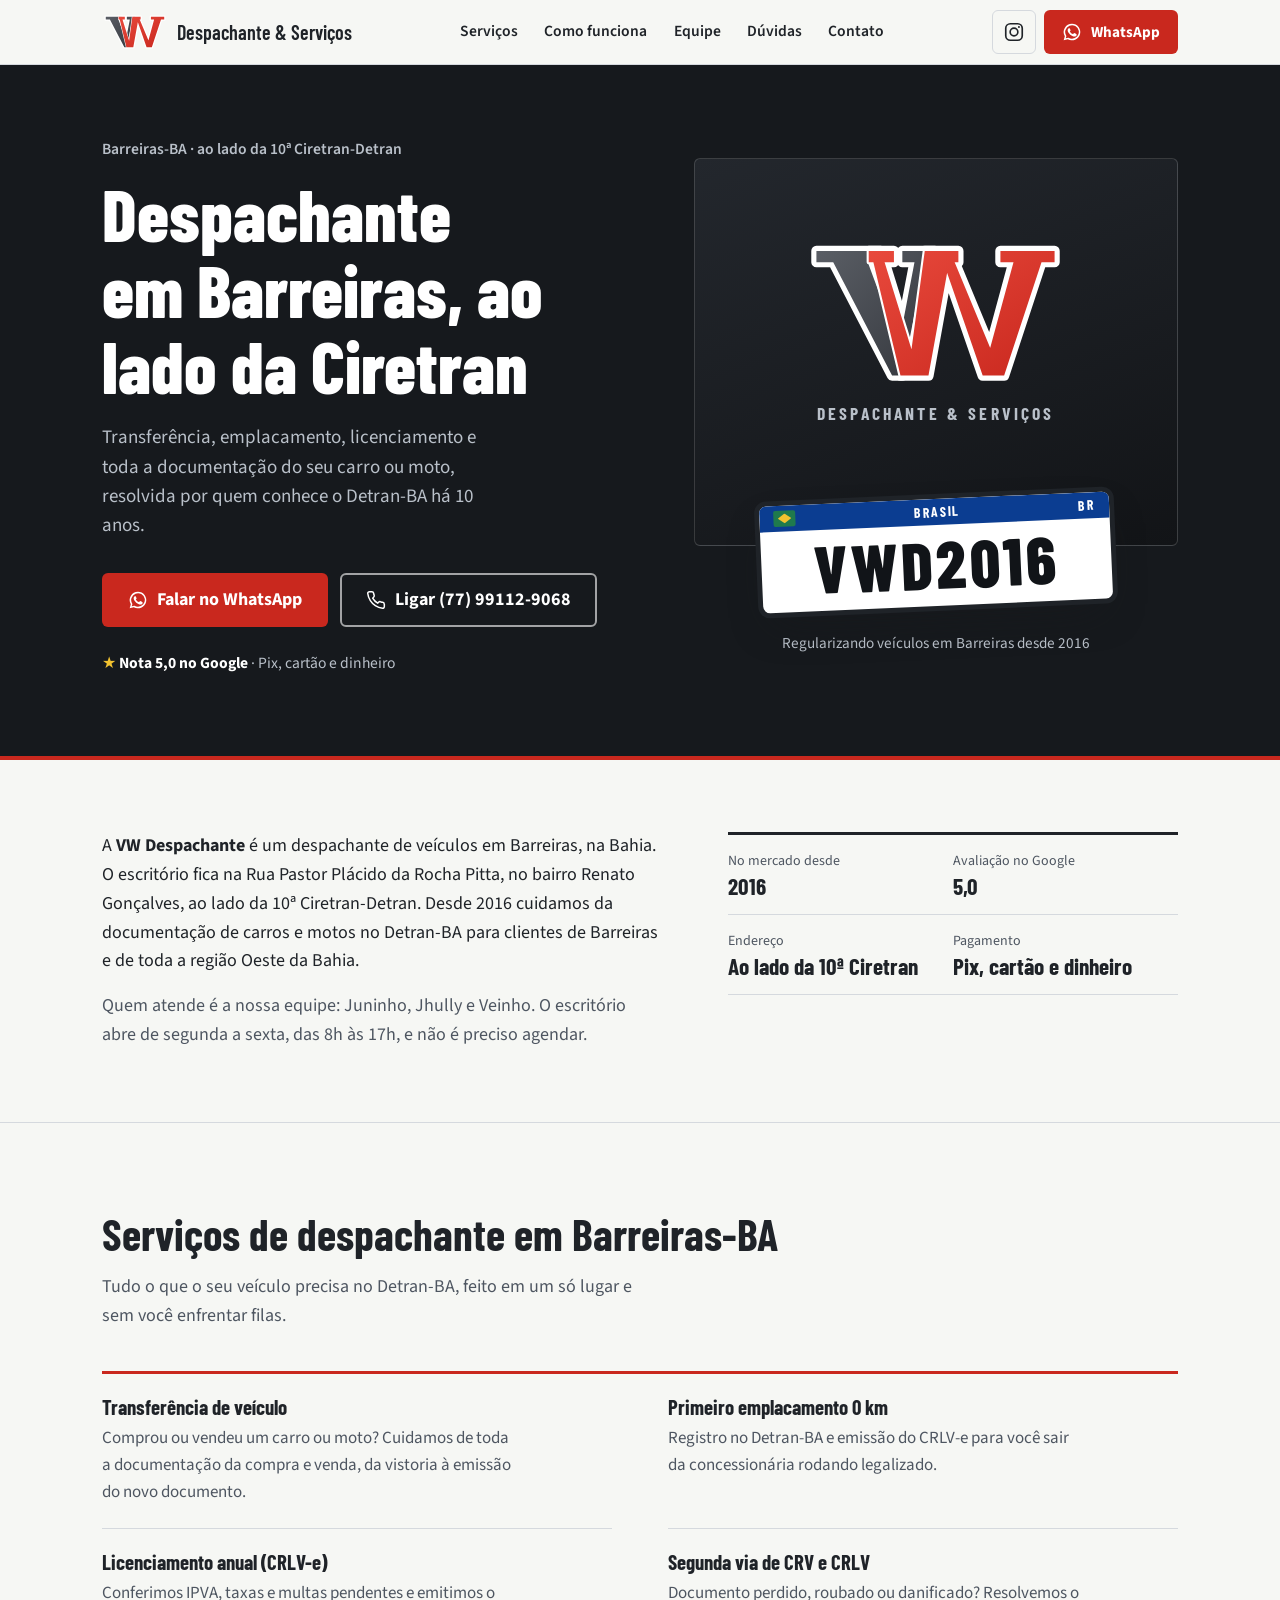
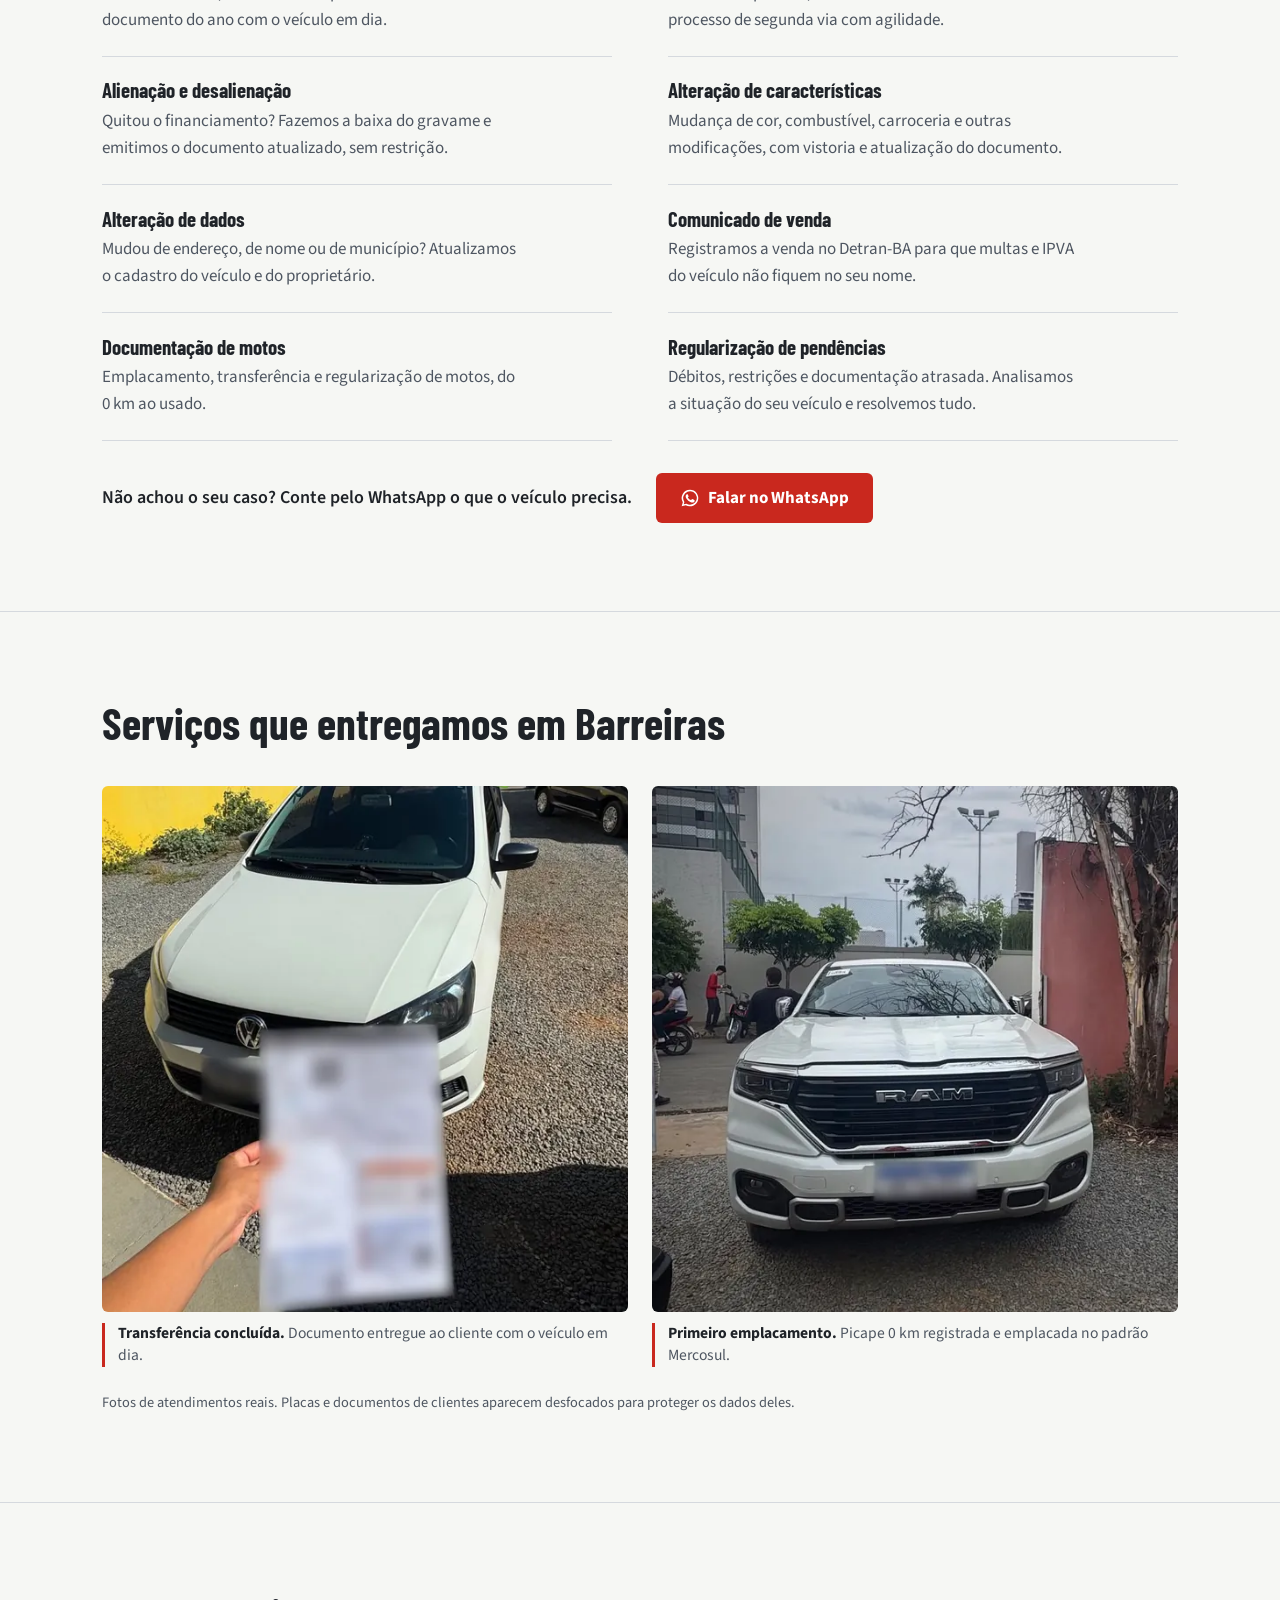
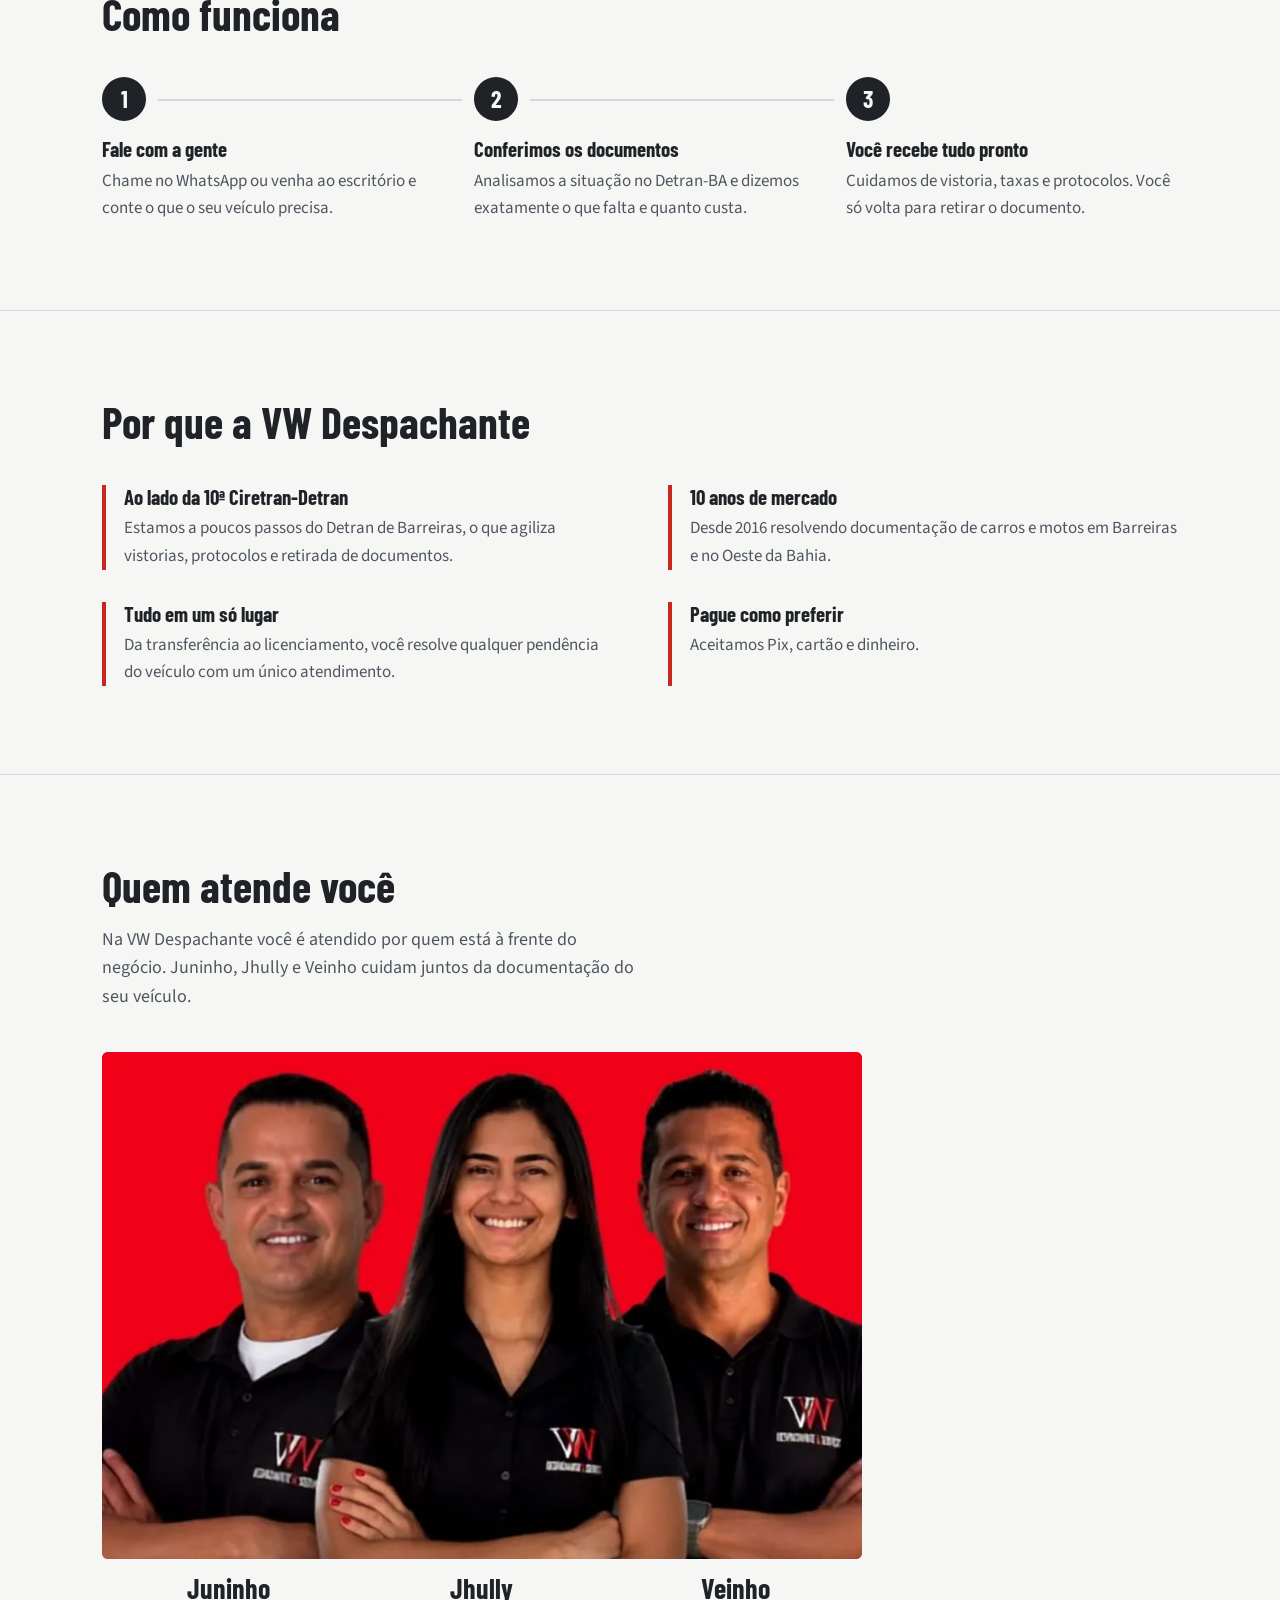
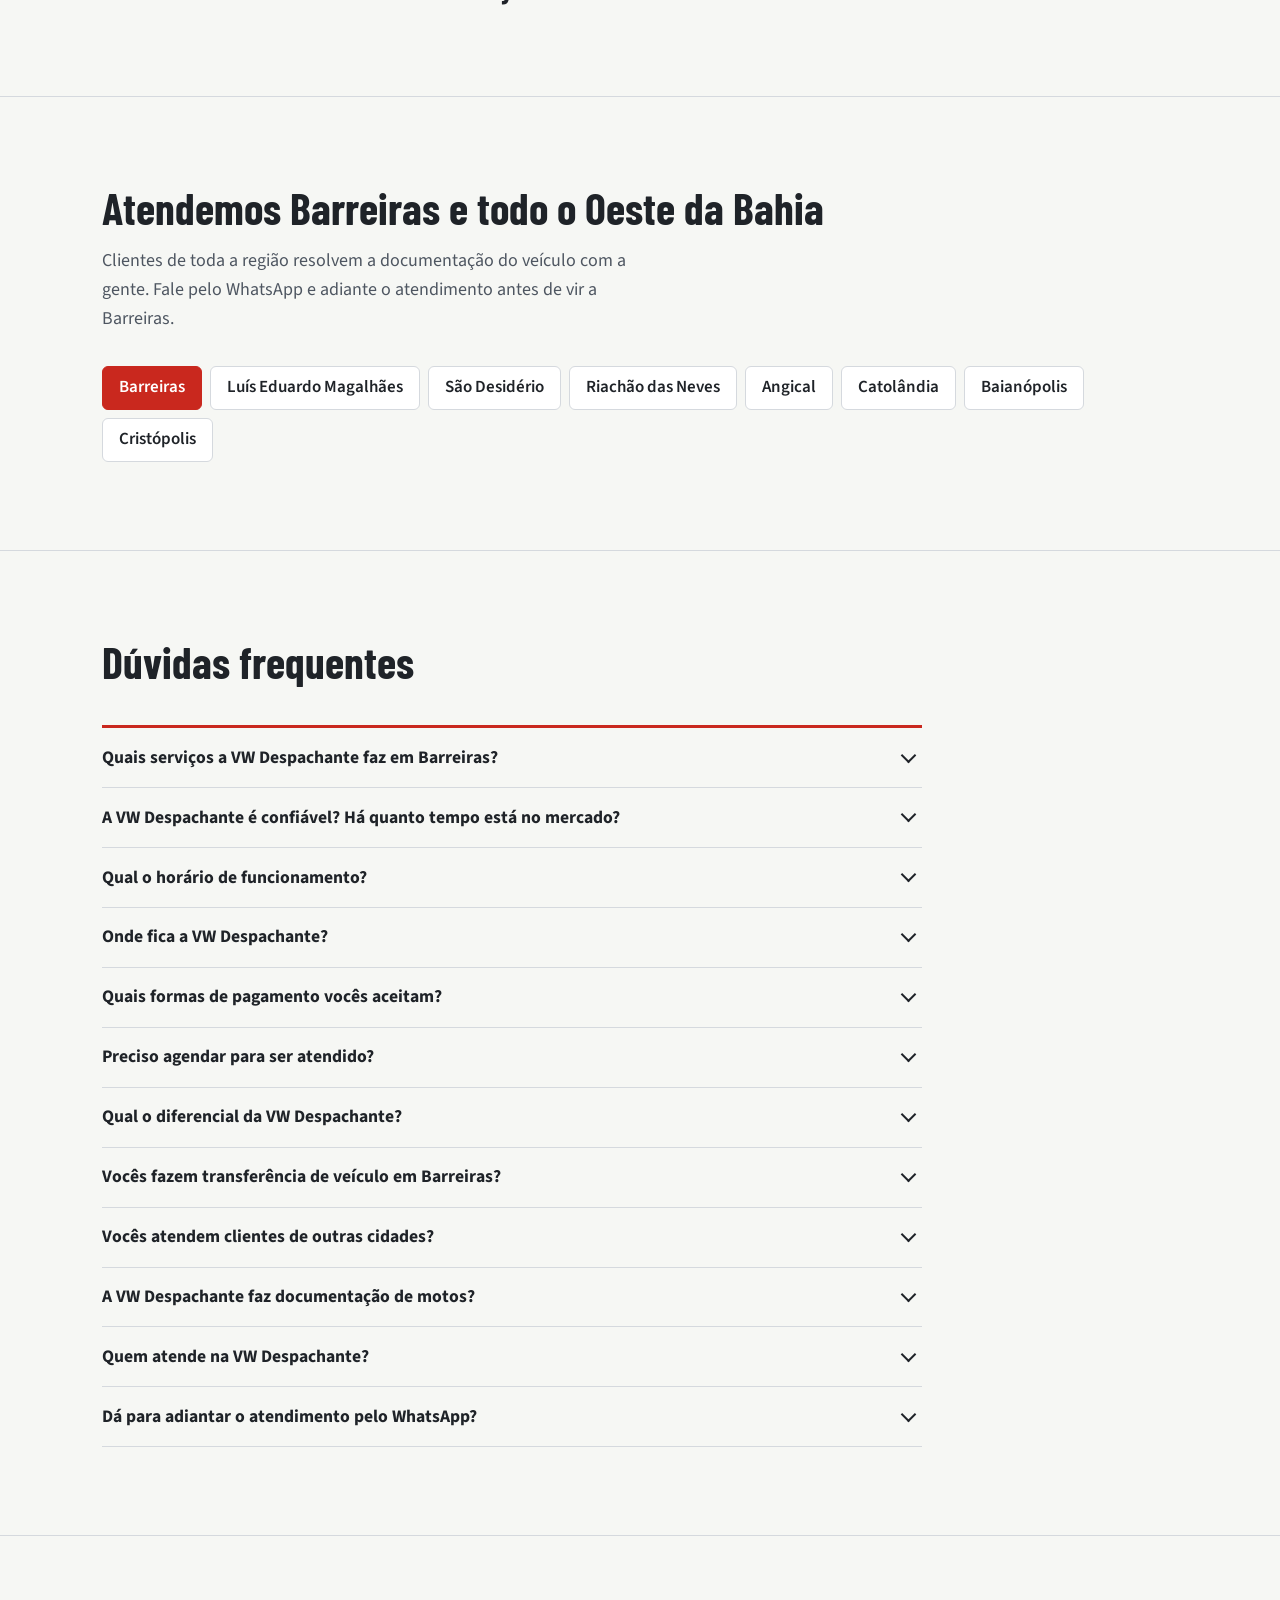
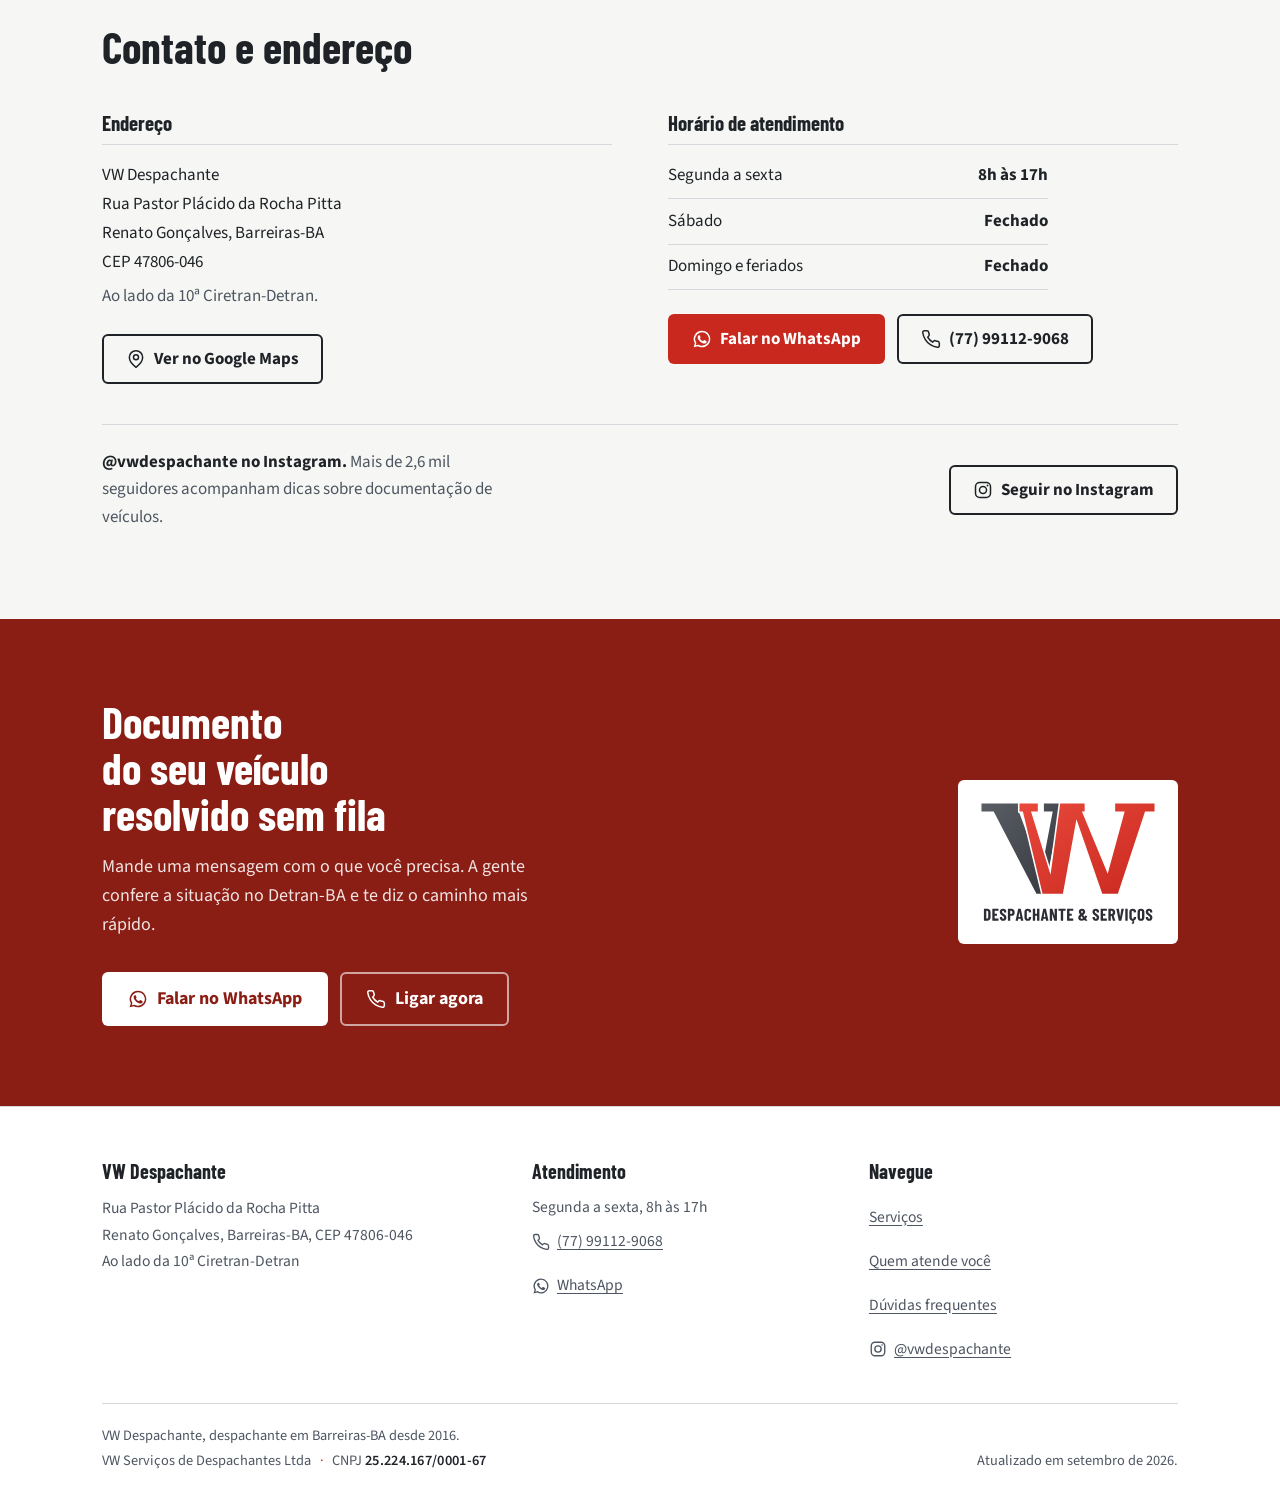
<file: index.html>
<!DOCTYPE html>
<html lang="pt-BR">
<head>
<meta charset="utf-8">
<meta name="viewport" content="width=device-width, initial-scale=1, viewport-fit=cover">
<title>Despachante em Barreiras-BA ao lado da Ciretran | VW Despachante</title>
<meta name="description" content="Despachante em Barreiras-BA, ao lado da 10ª Ciretran-Detran. Transferência, primeiro emplacamento, licenciamento, segunda via de CRV e CRLV, alienação e mais. 10 anos de mercado. Pix, cartão e dinheiro.">
<meta name="keywords" content="despachante Barreiras, despachante em Barreiras BA, transferência de veículo Barreiras, emplacamento Barreiras, licenciamento Barreiras, Detran Barreiras, Ciretran Barreiras">
<meta name="robots" content="index, follow, max-image-preview:large, max-snippet:-1">
<meta name="geo.region" content="BR-BA">
<meta name="geo.placename" content="Barreiras">
<meta property="og:type" content="website">
<meta property="og:locale" content="pt_BR">
<meta property="og:title" content="VW Despachante | Despachante em Barreiras-BA">
<meta property="og:description" content="Documentação de carro e moto ao lado da 10ª Ciretran-Detran em Barreiras. 10 anos de mercado.">
<meta property="og:url" content="https://www.vwdespachante.com.br/">
<meta property="og:site_name" content="VW Despachante">
<meta property="og:image" content="https://www.vwdespachante.com.br/assets/img/og-vw-despachante.jpg">
<meta property="og:image:width" content="1200">
<meta property="og:image:height" content="630">
<meta property="og:image:alt" content="VW Despachante, despachante em Barreiras-BA ao lado da 10ª Ciretran-Detran">
<meta name="twitter:card" content="summary_large_image">
<meta name="theme-color" content="#8A1E15">
<link rel="canonical" href="https://www.vwdespachante.com.br/">
<link rel="icon" type="image/svg+xml" href="/assets/img/favicon.svg">
<link rel="icon" type="image/png" sizes="32x32" href="/assets/img/favicon-32.png">
<link rel="apple-touch-icon" sizes="180x180" href="/assets/img/apple-touch-icon.png">
<link rel="preconnect" href="https://fonts.googleapis.com">
<link rel="preconnect" href="https://fonts.gstatic.com" crossorigin>
<link href="https://fonts.googleapis.com/css2?family=Barlow+Condensed:wght@500;600;700;800&family=Source+Sans+3:wght@400;600;700&display=swap" rel="stylesheet">
<link rel="stylesheet" href="/assets/css/site.css">

<script type="application/ld+json">
{
  "@context": "https://schema.org",
  "@graph": [
    {
      "@type": "LocalBusiness",
      "@id": "https://www.vwdespachante.com.br/#vw-despachante",
      "name": "VW Despachante",
      "alternateName": "VW Despachante & Serviços",
      "legalName": "VW Serviços de Despachantes Ltda",
      "taxID": "25.224.167/0001-67",
      "url": "https://www.vwdespachante.com.br/",
      "logo": {
        "@type": "ImageObject",
        "url": "https://www.vwdespachante.com.br/assets/img/logo-vw-despachante-512.png",
        "width": 512,
        "height": 512
      },
      "image": [
        "https://www.vwdespachante.com.br/assets/img/og-vw-despachante.jpg",
        "https://www.vwdespachante.com.br/assets/img/fotos/equipe-600.jpg"
      ],
      "description": "Despachante em Barreiras-BA, ao lado da 10ª Ciretran-Detran. Transferência de veículo, primeiro emplacamento 0 km, licenciamento anual, segunda via de CRV e CRLV, alienação e desalienação, alteração de características, alteração de dados e comunicado de venda.",
      "telephone": "+55-77-99112-9068",
      "foundingDate": "2016-07-18",
      "priceRange": "$$",
      "paymentAccepted": "Pix, Cartão de crédito, Cartão de débito, Dinheiro",
      "currenciesAccepted": "BRL",
      "address": {
        "@type": "PostalAddress",
        "streetAddress": "Rua Pastor Plácido da Rocha Pitta",
        "addressLocality": "Barreiras",
        "addressRegion": "BA",
        "postalCode": "47806-046",
        "addressCountry": "BR"
      },
      "openingHoursSpecification": [
        {
          "@type": "OpeningHoursSpecification",
          "dayOfWeek": [
            "Monday",
            "Tuesday",
            "Wednesday",
            "Thursday",
            "Friday"
          ],
          "opens": "08:00",
          "closes": "17:00"
        }
      ],
      "areaServed": [
        {
          "@type": "City",
          "name": "Barreiras"
        },
        {
          "@type": "City",
          "name": "Luís Eduardo Magalhães"
        },
        {
          "@type": "City",
          "name": "São Desidério"
        },
        {
          "@type": "City",
          "name": "Riachão das Neves"
        },
        {
          "@type": "City",
          "name": "Angical"
        },
        {
          "@type": "City",
          "name": "Catolândia"
        },
        {
          "@type": "City",
          "name": "Baianópolis"
        },
        {
          "@type": "City",
          "name": "Cristópolis"
        },
        {
          "@type": "AdministrativeArea",
          "name": "Oeste da Bahia"
        }
      ],
      "sameAs": [
        "https://www.instagram.com/vwdespachante/"
      ],
      "employee": [
        {
          "@type": "Person",
          "name": "Veinho"
        },
        {
          "@type": "Person",
          "name": "Jhully"
        },
        {
          "@type": "Person",
          "name": "Juninho"
        }
      ],
      "hasOfferCatalog": {
        "@type": "OfferCatalog",
        "name": "Serviços de despachante em Barreiras-BA",
        "itemListElement": [
          {
            "@type": "Offer",
            "itemOffered": {
              "@type": "Service",
              "name": "Transferência de veículo",
              "areaServed": "Barreiras-BA"
            }
          },
          {
            "@type": "Offer",
            "itemOffered": {
              "@type": "Service",
              "name": "Primeiro emplacamento de veículo 0 km",
              "areaServed": "Barreiras-BA"
            }
          },
          {
            "@type": "Offer",
            "itemOffered": {
              "@type": "Service",
              "name": "Licenciamento anual (CRLV-e)",
              "areaServed": "Barreiras-BA"
            }
          },
          {
            "@type": "Offer",
            "itemOffered": {
              "@type": "Service",
              "name": "Segunda via de CRV e CRLV",
              "areaServed": "Barreiras-BA"
            }
          },
          {
            "@type": "Offer",
            "itemOffered": {
              "@type": "Service",
              "name": "Alienação e desalienação de veículo",
              "areaServed": "Barreiras-BA"
            }
          },
          {
            "@type": "Offer",
            "itemOffered": {
              "@type": "Service",
              "name": "Alteração de características do veículo",
              "areaServed": "Barreiras-BA"
            }
          },
          {
            "@type": "Offer",
            "itemOffered": {
              "@type": "Service",
              "name": "Alteração de dados do veículo",
              "areaServed": "Barreiras-BA"
            }
          },
          {
            "@type": "Offer",
            "itemOffered": {
              "@type": "Service",
              "name": "Comunicado de venda de veículo",
              "areaServed": "Barreiras-BA"
            }
          },
          {
            "@type": "Offer",
            "itemOffered": {
              "@type": "Service",
              "name": "Emplacamento e documentação de motos",
              "areaServed": "Barreiras-BA"
            }
          },
          {
            "@type": "Offer",
            "itemOffered": {
              "@type": "Service",
              "name": "Regularização de documentos de veículos",
              "areaServed": "Barreiras-BA"
            }
          }
        ]
      },
      "hasMap": "https://www.google.com/maps/search/?api=1&query=VW%20Despachante%20Barreiras%20BA",
      "knowsAbout": [
        "Transferência de veículo",
        "Primeiro emplacamento de veículo 0 km",
        "Licenciamento anual (CRLV-e)",
        "Segunda via de CRV e CRLV",
        "Alienação e desalienação de veículo",
        "Alteração de características do veículo",
        "Alteração de dados do veículo",
        "Comunicado de venda de veículo",
        "Emplacamento e documentação de motos",
        "Regularização de documentos de veículos"
      ]
    },
    {
      "@type": "WebSite",
      "@id": "https://www.vwdespachante.com.br/#website",
      "url": "https://www.vwdespachante.com.br/",
      "name": "VW Despachante",
      "inLanguage": "pt-BR",
      "publisher": {
        "@id": "https://www.vwdespachante.com.br/#vw-despachante"
      }
    },
    {
      "@type": "WebPage",
      "@id": "https://www.vwdespachante.com.br/#webpage",
      "url": "https://www.vwdespachante.com.br/",
      "name": "Despachante em Barreiras-BA ao lado da Ciretran | VW Despachante",
      "description": "Despachante em Barreiras-BA, ao lado da 10ª Ciretran-Detran. Transferência, primeiro emplacamento, licenciamento, segunda via de CRV e CRLV, alienação e mais. 10 anos de mercado. Pix, cartão e dinheiro.",
      "isPartOf": {
        "@id": "https://www.vwdespachante.com.br/#website"
      },
      "about": {
        "@id": "https://www.vwdespachante.com.br/#vw-despachante"
      },
      "mainEntity": {
        "@id": "https://www.vwdespachante.com.br/#vw-despachante"
      },
      "primaryImageOfPage": {
        "@type": "ImageObject",
        "url": "https://www.vwdespachante.com.br/assets/img/og-vw-despachante.jpg"
      },
      "inLanguage": "pt-BR",
      "dateModified": "2026-09-29"
    },
    {
      "@type": "FAQPage",
      "@id": "https://www.vwdespachante.com.br/#duvidas",
      "isPartOf": {
        "@id": "https://www.vwdespachante.com.br/#webpage"
      },
      "inLanguage": "pt-BR",
      "mainEntity": [
        {
          "@type": "Question",
          "name": "Quais serviços a VW Despachante faz em Barreiras?",
          "acceptedAnswer": {
            "@type": "Answer",
            "text": "A VW Despachante cuida de toda a documentação de carros e motos em Barreiras-BA: transferência de veículo, primeiro emplacamento de 0 km, licenciamento anual (CRLV-e), segunda via de CRV e CRLV, inclusão e baixa de alienação, alteração de características, alteração de dados, comunicado de venda e regularização de pendências no Detran-BA."
          }
        },
        {
          "@type": "Question",
          "name": "A VW Despachante é confiável? Há quanto tempo está no mercado?",
          "acceptedAnswer": {
            "@type": "Answer",
            "text": "Sim. A VW Despachante atua em Barreiras desde 2016, são 10 anos resolvendo documentação de veículos na cidade, com avaliação 5,0 no Google."
          }
        },
        {
          "@type": "Question",
          "name": "Qual o horário de funcionamento da VW Despachante?",
          "acceptedAnswer": {
            "@type": "Answer",
            "text": "De segunda a sexta-feira, das 8h às 17h. Aos sábados, domingos e feriados o escritório fica fechado."
          }
        },
        {
          "@type": "Question",
          "name": "Onde fica a VW Despachante em Barreiras?",
          "acceptedAnswer": {
            "@type": "Answer",
            "text": "Na Rua Pastor Plácido da Rocha Pitta, bairro Renato Gonçalves, em Barreiras-BA, CEP 47806-046, ao lado da 10ª Ciretran-Detran."
          }
        },
        {
          "@type": "Question",
          "name": "Quais formas de pagamento a VW Despachante aceita?",
          "acceptedAnswer": {
            "@type": "Answer",
            "text": "Pix, cartão e dinheiro."
          }
        },
        {
          "@type": "Question",
          "name": "Preciso agendar para ser atendido na VW Despachante?",
          "acceptedAnswer": {
            "@type": "Answer",
            "text": "Não é preciso agendar. É só ir ao escritório no horário de atendimento. Se preferir, chame no WhatsApp antes para adiantar a conferência dos documentos."
          }
        },
        {
          "@type": "Question",
          "name": "Qual o diferencial da VW Despachante?",
          "acceptedAnswer": {
            "@type": "Answer",
            "text": "O escritório fica ao lado da 10ª Ciretran-Detran de Barreiras, o que agiliza vistorias e protocolos. São 10 anos de mercado, todos os serviços de documentação veicular em um só lugar e atendimento a clientes de toda a região Oeste da Bahia."
          }
        },
        {
          "@type": "Question",
          "name": "A VW Despachante faz transferência de veículo em Barreiras?",
          "acceptedAnswer": {
            "@type": "Answer",
            "text": "Sim. A VW Despachante faz a transferência de carros e motos em Barreiras-BA, cuidando de toda a documentação da compra e venda, da vistoria até a emissão do novo documento no Detran-BA."
          }
        },
        {
          "@type": "Question",
          "name": "A VW Despachante atende clientes de outras cidades?",
          "acceptedAnswer": {
            "@type": "Answer",
            "text": "Sim. Além de Barreiras, atende clientes de Luís Eduardo Magalhães, São Desidério, Riachão das Neves, Angical, Catolândia, Baianópolis, Cristópolis e de toda a região Oeste da Bahia."
          }
        },
        {
          "@type": "Question",
          "name": "A VW Despachante faz documentação de motos?",
          "acceptedAnswer": {
            "@type": "Answer",
            "text": "Sim. A VW Despachante faz emplacamento, transferência e regularização de motos em Barreiras-BA, do 0 km ao usado."
          }
        },
        {
          "@type": "Question",
          "name": "Quem atende na VW Despachante?",
          "acceptedAnswer": {
            "@type": "Answer",
            "text": "O atendimento é feito por Juninho, Jhully e Veinho, que estão à frente da VW Despachante em Barreiras-BA."
          }
        },
        {
          "@type": "Question",
          "name": "Dá para adiantar o atendimento pelo WhatsApp?",
          "acceptedAnswer": {
            "@type": "Answer",
            "text": "Sim. Pelo WhatsApp (77) 99112-9068 o cliente conta o que o veículo precisa, e a VW Despachante confere a situação no Detran-BA e adianta a conferência dos documentos antes da ida ao escritório."
          }
        }
      ]
    }
  ]
}
</script>
</head>
<body>

<!-- Ícones (sprite) — usados só em botões e links de contato. Uso: <svg class="ic" aria-hidden="true"><use href="#i-nome"/></svg> -->
<svg width="0" height="0" style="position:absolute" aria-hidden="true" focusable="false">
  <symbol id="i-whats" viewBox="0 0 24 24"><path fill="currentColor" stroke="none" d="M12 2a10 10 0 0 0-8.6 15.1L2 22l5-1.3A10 10 0 1 0 12 2Zm0 18.2a8.2 8.2 0 0 1-4.2-1.2l-.3-.2-3 .8.8-2.9-.2-.3A8.2 8.2 0 1 1 12 20.2Zm4.5-6.1c-.2-.1-1.5-.7-1.7-.8s-.4-.1-.6.1-.7.8-.8 1-.3.2-.5.1a6.7 6.7 0 0 1-3.3-2.9c-.3-.4.3-.4.7-1.3.1-.2 0-.3 0-.4l-.8-1.9c-.2-.5-.4-.4-.6-.4h-.5a1 1 0 0 0-.7.3 3 3 0 0 0-.9 2.2 5.2 5.2 0 0 0 1.1 2.7 11.8 11.8 0 0 0 4.5 4c1.7.7 2.3.8 3.2.6a2.7 2.7 0 0 0 1.8-1.3 2.2 2.2 0 0 0 .1-1.3c0-.1-.2-.2-.5-.3Z"/></symbol>
  <symbol id="i-tel" viewBox="0 0 24 24"><path d="M22 16.9v3a2 2 0 0 1-2.2 2 19.8 19.8 0 0 1-8.6-3.1 19.5 19.5 0 0 1-6-6A19.8 19.8 0 0 1 2.1 4.2 2 2 0 0 1 4.1 2h3a2 2 0 0 1 2 1.7c.1.9.4 1.8.7 2.7a2 2 0 0 1-.5 2.1L8 9.8a16 16 0 0 0 6 6l1.3-1.3a2 2 0 0 1 2.1-.4c.9.3 1.8.6 2.7.7a2 2 0 0 1 1.7 2Z"/></symbol>
  <symbol id="i-ig" viewBox="0 0 24 24"><rect x="3" y="3" width="18" height="18" rx="5"/><circle cx="12" cy="12" r="4.2"/><circle cx="17.4" cy="6.6" r="1.1" fill="currentColor" stroke="none"/></symbol>
  <symbol id="i-map" viewBox="0 0 24 24"><path d="M20 10c0 6-8 12-8 12S4 16 4 10a8 8 0 0 1 16 0Z"/><circle cx="12" cy="10" r="3"/></symbol>
</svg>

<header class="topo">
  <div class="wrap">
    <a class="marca" href="#inicio">
      <img src="/assets/img/logo-topo.svg" alt="VW" width="66" height="38"><span class="marca-nome">Despachante &amp; Serviços</span>
    </a>
    <nav aria-label="Seções do site">
      <a href="#servicos">Serviços</a>
      <a href="#como-funciona">Como funciona</a>
      <a href="#equipe">Equipe</a>
      <a href="#duvidas">Dúvidas</a>
      <a href="#contato">Contato</a>
    </nav>
    <div class="topo-acoes">
      <a class="ig-icone" href="https://www.instagram.com/vwdespachante/" target="_blank" rel="noopener" aria-label="Instagram da VW Despachante"><svg class="ic" aria-hidden="true"><use href="#i-ig"/></svg></a>
      <a class="btn btn-whats" href="https://wa.me/5577991129068?text=Ol%C3%A1%2C%20vim%20pelo%20site%20e%20quero%20falar%20sobre%20a%20documenta%C3%A7%C3%A3o%20do%20meu%20ve%C3%ADculo." target="_blank" rel="noopener"><svg class="ic" aria-hidden="true"><use href="#i-whats"/></svg>WhatsApp</a>
    </div>
  </div>
</header>

<main id="inicio">

  <!-- ===== HERO ===== -->
  <section class="hero" aria-labelledby="titulo-hero">
    <div class="wrap">
      <div>
        <p class="hero-local">Barreiras-BA · ao lado da 10ª Ciretran-Detran</p>
        <h1 id="titulo-hero">Despachante em Barreiras, ao lado da Ciretran</h1>
        <p class="hero-sub">Transferência, emplacamento, licenciamento e toda a documentação do seu carro ou moto, resolvida por quem conhece o Detran-BA há 10 anos.</p>
        <div class="acoes acoes-empilha">
          <a class="btn btn-whats btn-lg" href="https://wa.me/5577991129068?text=Ol%C3%A1%2C%20vim%20pelo%20site%20e%20quero%20falar%20sobre%20a%20documenta%C3%A7%C3%A3o%20do%20meu%20ve%C3%ADculo." target="_blank" rel="noopener"><svg class="ic" aria-hidden="true"><use href="#i-whats"/></svg>Falar no WhatsApp</a>
          <a class="btn btn-claro btn-lg" href="tel:+5577991129068"><svg class="ic" aria-hidden="true"><use href="#i-tel"/></svg>Ligar (77) 99112-9068</a>
        </div>
        <p class="hero-nota"><span class="estrela" aria-hidden="true">★</span> <strong>Nota 5,0 no Google</strong> · Pix, cartão e dinheiro</p>
      </div>
      <div class="hero-visual">
        <div class="hero-arte">
          <!-- SUBSTITUIR (futuro): foto de qualidade da fachada/escritório. Quando existir, troque o logo e o texto abaixo por:
          <picture>
            <source type="image/webp" srcset="/assets/img/fotos/fachada-800.webp 800w, /assets/img/fotos/fachada-1200.webp 1200w" sizes="(min-width: 960px) 460px, 92vw">
            <img class="foto" src="/assets/img/fotos/fachada-1200.jpg" width="1200" height="960" fetchpriority="high" alt="Fachada da VW Despachante em Barreiras-BA, ao lado da 10ª Ciretran-Detran">
          </picture>
          -->
          <img class="hero-logo" src="/assets/img/logo-topo.svg" alt="" width="280" height="161" fetchpriority="high">
          <span class="hero-marca" aria-hidden="true">Despachante &amp; Serviços</span>
        </div>
        <div class="placa" role="img" aria-label="Placa no padrão Mercosul com o texto VWD 2016">
          <div class="placa-faixa"><span class="bandeira" aria-hidden="true"></span><span>BRASIL</span><span>BR</span></div>
          <div class="placa-num">VWD2016</div>
        </div>
        <p class="hero-legenda">Regularizando veículos em Barreiras desde 2016</p>
      </div>
    </div>
  </section>

  <!-- ===== SOBRE (texto de entidade: quem é, onde fica, o que faz, desde quando) ===== -->
  <section class="sobre" aria-labelledby="titulo-sobre">
    <div class="wrap">
      <div class="sobre-texto">
        <h2 id="titulo-sobre" class="sr-only">Sobre a VW Despachante</h2>
        <p>A <strong>VW Despachante</strong> é um despachante de veículos em Barreiras, na Bahia. O escritório fica na Rua Pastor Plácido da Rocha Pitta, no bairro Renato Gonçalves, ao lado da 10ª Ciretran-Detran. Desde 2016 cuidamos da documentação de carros e motos no Detran-BA para clientes de Barreiras e de toda a região Oeste da Bahia.</p>
        <p>Quem atende é a nossa equipe: Juninho, Jhully e Veinho. O escritório abre de segunda a sexta, das 8h às 17h, e não é preciso agendar.</p>
      </div>
      <dl class="ficha">
        <div><dt>No mercado desde</dt><dd>2016</dd></div>
        <div><dt>Avaliação no Google</dt><dd>5,0</dd></div>
        <div><dt>Endereço</dt><dd>Ao lado da 10ª Ciretran</dd></div>
        <div><dt>Pagamento</dt><dd>Pix, cartão e dinheiro</dd></div>
      </dl>
    </div>
  </section>

  <!-- ===== SERVIÇOS ===== -->
  <!-- Cada <li> pode virar link para uma página própria no futuro (ex.: /transferencia-de-veiculo-barreiras). -->
  <section class="secao" id="servicos" aria-labelledby="titulo-servicos">
    <div class="wrap">
      <h2 id="titulo-servicos">Serviços de despachante em Barreiras-BA</h2>
      <p class="secao-intro">Tudo o que o seu veículo precisa no Detran-BA, feito em um só lugar e sem você enfrentar filas.</p>
      <ul class="linhas linhas-2">
        <li><h3>Transferência de veículo</h3><p>Comprou ou vendeu um carro ou moto? Cuidamos de toda a documentação da compra e venda, da vistoria à emissão do novo documento.</p></li>
        <li><h3>Primeiro emplacamento 0 km</h3><p>Registro no Detran-BA e emissão do CRLV-e para você sair da concessionária rodando legalizado.</p></li>
        <li><h3>Licenciamento anual (CRLV-e)</h3><p>Conferimos IPVA, taxas e multas pendentes e emitimos o documento do ano com o veículo em dia.</p></li>
        <li><h3>Segunda via de CRV e CRLV</h3><p>Documento perdido, roubado ou danificado? Resolvemos o processo de segunda via com agilidade.</p></li>
        <li><h3>Alienação e desalienação</h3><p>Quitou o financiamento? Fazemos a baixa do gravame e emitimos o documento atualizado, sem restrição.</p></li>
        <li><h3>Alteração de características</h3><p>Mudança de cor, combustível, carroceria e outras modificações, com vistoria e atualização do documento.</p></li>
        <li><h3>Alteração de dados</h3><p>Mudou de endereço, de nome ou de município? Atualizamos o cadastro do veículo e do proprietário.</p></li>
        <li><h3>Comunicado de venda</h3><p>Registramos a venda no Detran-BA para que multas e IPVA do veículo não fiquem no seu nome.</p></li>
        <li><h3>Documentação de motos</h3><p>Emplacamento, transferência e regularização de motos, do 0 km ao usado.</p></li>
        <li><h3>Regularização de pendências</h3><p>Débitos, restrições e documentação atrasada. Analisamos a situação do seu veículo e resolvemos tudo.</p></li>
      </ul>
      <div class="servicos-rodape">
        <p>Não achou o seu caso? Conte pelo WhatsApp o que o veículo precisa.</p>
        <a class="btn btn-whats" href="https://wa.me/5577991129068?text=Ol%C3%A1%2C%20vim%20pelo%20site%20e%20quero%20falar%20sobre%20a%20documenta%C3%A7%C3%A3o%20do%20meu%20ve%C3%ADculo." target="_blank" rel="noopener"><svg class="ic" aria-hidden="true"><use href="#i-whats"/></svg>Falar no WhatsApp</a>
      </div>
    </div>
  </section>

  <!-- ===== FOTOS DE SERVIÇOS ===== -->
  <section class="secao" id="trabalhos" aria-labelledby="titulo-fotos">
    <div class="wrap">
      <h2 id="titulo-fotos">Serviços que entregamos em Barreiras</h2>
      <div class="fotos">
        <figure class="foto">
          <picture>
            <source type="image/webp" srcset="/assets/img/fotos/transferencia-640.webp 640w, /assets/img/fotos/transferencia-1080.webp 1080w" sizes="(min-width: 1140px) 540px, (min-width: 700px) 48vw, 92vw">
            <img src="/assets/img/fotos/transferencia-640.jpg" width="640" height="575" loading="lazy" decoding="async" alt="Transferência de veículo concluída pela VW Despachante em Barreiras-BA, com o documento de transferência em mãos na frente do carro">
          </picture>
          <figcaption><strong>Transferência concluída.</strong> Documento entregue ao cliente com o veículo em dia.</figcaption>
        </figure>
        <figure class="foto">
          <picture>
            <source type="image/webp" srcset="/assets/img/fotos/emplacamento-0km-600.webp 600w, /assets/img/fotos/emplacamento-0km-930.webp 930w" sizes="(min-width: 1140px) 540px, (min-width: 700px) 48vw, 92vw">
            <img src="/assets/img/fotos/emplacamento-0km-600.jpg" width="600" height="600" loading="lazy" decoding="async" alt="Primeiro emplacamento de picape 0 km com placa Mercosul feito pela VW Despachante em Barreiras-BA">
          </picture>
          <figcaption><strong>Primeiro emplacamento.</strong> Picape 0 km registrada e emplacada no padrão Mercosul.</figcaption>
        </figure>
      </div>
      <p class="fotos-nota">Fotos de atendimentos reais. Placas e documentos de clientes aparecem desfocados para proteger os dados deles.</p>
    </div>
  </section>

  <!-- ===== COMO FUNCIONA ===== -->
  <section class="secao" id="como-funciona" aria-labelledby="titulo-como">
    <div class="wrap">
      <h2 id="titulo-como">Como funciona</h2>
      <ol class="passos">
        <li>
          <h3>Fale com a gente</h3>
          <p>Chame no WhatsApp ou venha ao escritório e conte o que o seu veículo precisa.</p>
        </li>
        <li>
          <h3>Conferimos os documentos</h3>
          <p>Analisamos a situação no Detran-BA e dizemos exatamente o que falta e quanto custa.</p>
        </li>
        <li>
          <h3>Você recebe tudo pronto</h3>
          <p>Cuidamos de vistoria, taxas e protocolos. Você só volta para retirar o documento.</p>
        </li>
      </ol>
    </div>
  </section>

  <!-- ===== POR QUE ===== -->
  <section class="secao" aria-labelledby="titulo-porque">
    <div class="wrap">
      <h2 id="titulo-porque">Por que a VW Despachante</h2>
      <div class="motivos">
        <div class="motivo">
          <h3>Ao lado da 10ª Ciretran-Detran</h3>
          <p>Estamos a poucos passos do Detran de Barreiras, o que agiliza vistorias, protocolos e retirada de documentos.</p>
        </div>
        <div class="motivo">
          <h3>10 anos de mercado</h3>
          <p>Desde 2016 resolvendo documentação de carros e motos em Barreiras e no Oeste da Bahia.</p>
        </div>
        <div class="motivo">
          <h3>Tudo em um só lugar</h3>
          <p>Da transferência ao licenciamento, você resolve qualquer pendência do veículo com um único atendimento.</p>
        </div>
        <div class="motivo">
          <h3>Pague como preferir</h3>
          <p>Aceitamos Pix, cartão e dinheiro.</p>
        </div>
      </div>
    </div>
  </section>

  <!-- ===== EQUIPE ===== -->
  <section class="secao" id="equipe" aria-labelledby="titulo-equipe">
    <div class="wrap">
      <h2 id="titulo-equipe">Quem atende você</h2>
      <p class="secao-intro">Na VW Despachante você é atendido por quem está à frente do negócio. Juninho, Jhully e Veinho cuidam juntos da documentação do seu veículo.</p>
      <figure class="equipe-foto">
        <picture class="equipe-quadro">
          <source type="image/webp" srcset="/assets/img/fotos/equipe-600.webp 600w, /assets/img/fotos/equipe-900.webp 900w" sizes="(min-width: 860px) 760px, 92vw">
          <img src="/assets/img/fotos/equipe-600.jpg" width="600" height="400" loading="lazy" decoding="async" alt="Juninho, Jhully e Veinho, equipe da VW Despachante em Barreiras-BA, com a camisa da empresa">
        </picture>
        <figcaption>
          <span class="sr-only">Da esquerda para a direita:</span>
          <ul class="equipe-nomes">
            <li><strong>Juninho</strong></li>
            <li><strong>Jhully</strong></li>
            <li><strong>Veinho</strong></li>
          </ul>
        </figcaption>
      </figure>
    </div>
  </section>

  <!-- ===== ÁREA DE ATENDIMENTO ===== -->
  <!-- No futuro, cada cidade pode virar link para /despachante-luis-eduardo-magalhaes etc. -->
  <section class="secao" id="atendimento" aria-labelledby="titulo-area">
    <div class="wrap">
      <h2 id="titulo-area">Atendemos Barreiras e todo o Oeste da Bahia</h2>
      <p class="secao-intro">Clientes de toda a região resolvem a documentação do veículo com a gente. Fale pelo WhatsApp e adiante o atendimento antes de vir a Barreiras.</p>
      <ul class="chips">
        <li class="sede">Barreiras</li>
        <li>Luís Eduardo Magalhães</li>
        <li>São Desidério</li>
        <li>Riachão das Neves</li>
        <li>Angical</li>
        <li>Catolândia</li>
        <li>Baianópolis</li>
        <li>Cristópolis</li>
      </ul>
    </div>
  </section>

  <!-- ===== FAQ (manter igual ao FAQPage do JSON-LD) ===== -->
  <section class="secao" id="duvidas" aria-labelledby="titulo-faq">
    <div class="wrap">
      <h2 id="titulo-faq">Dúvidas frequentes</h2>
      <div class="faq">
        <details>
          <summary>Quais serviços a VW Despachante faz em Barreiras?</summary>
          <p>Cuidamos de toda a documentação de carros e motos: transferência de veículo, primeiro emplacamento de 0 km, licenciamento anual (CRLV-e), segunda via de CRV e CRLV, inclusão e baixa de alienação, alteração de características, alteração de dados, comunicado de venda e regularização de pendências no Detran-BA.</p>
        </details>
        <details>
          <summary>A VW Despachante é confiável? Há quanto tempo está no mercado?</summary>
          <p>Sim. Atuamos em Barreiras desde 2016, são 10 anos resolvendo documentação de veículos na cidade, com avaliação 5,0 no Google.</p>
        </details>
        <details>
          <summary>Qual o horário de funcionamento?</summary>
          <p>De segunda a sexta-feira, das 8h às 17h. Aos sábados, domingos e feriados o escritório fica fechado.</p>
        </details>
        <details>
          <summary>Onde fica a VW Despachante?</summary>
          <p>Na Rua Pastor Plácido da Rocha Pitta, bairro Renato Gonçalves, em Barreiras-BA, CEP 47806-046, ao lado da 10ª Ciretran-Detran.</p>
        </details>
        <details>
          <summary>Quais formas de pagamento vocês aceitam?</summary>
          <p>Pix, cartão e dinheiro.</p>
        </details>
        <details>
          <summary>Preciso agendar para ser atendido?</summary>
          <p>Não é preciso agendar. É só vir ao escritório no horário de atendimento. Se preferir, chame no WhatsApp antes para adiantar a conferência dos documentos.</p>
        </details>
        <details>
          <summary>Qual o diferencial da VW Despachante?</summary>
          <p>Ficamos ao lado da 10ª Ciretran-Detran de Barreiras, o que agiliza vistorias e protocolos. São 10 anos de mercado, todos os serviços de documentação veicular em um só lugar e atendimento a clientes de toda a região Oeste da Bahia.</p>
        </details>
        <details>
          <summary>Vocês fazem transferência de veículo em Barreiras?</summary>
          <p>Sim. Fazemos a transferência de carros e motos, cuidando de toda a documentação da compra e venda, da vistoria até a emissão do novo documento no Detran-BA.</p>
        </details>
        <details>
          <summary>Vocês atendem clientes de outras cidades?</summary>
          <p>Sim. Além de Barreiras, atendemos clientes de Luís Eduardo Magalhães, São Desidério, Riachão das Neves, Angical, Catolândia, Baianópolis, Cristópolis e de toda a região Oeste da Bahia.</p>
        </details>
        <details>
          <summary>A VW Despachante faz documentação de motos?</summary>
          <p>Sim. Fazemos emplacamento, transferência e regularização de motos em Barreiras-BA, do 0 km ao usado.</p>
        </details>
        <details>
          <summary>Quem atende na VW Despachante?</summary>
          <p>O atendimento é feito pela nossa equipe: Juninho, Jhully e Veinho, que estão à frente da VW Despachante em Barreiras-BA.</p>
        </details>
        <details>
          <summary>Dá para adiantar o atendimento pelo WhatsApp?</summary>
          <p>Sim. Pelo WhatsApp (77) 99112-9068 você conta o que o veículo precisa, e a gente confere a situação no Detran-BA e adianta a conferência dos documentos antes de você vir ao escritório.</p>
        </details>
      </div>
    </div>
  </section>

  <!-- ===== CONTATO ===== -->
  <section class="secao" id="contato" aria-labelledby="titulo-contato">
    <div class="wrap">
      <h2 id="titulo-contato">Contato e endereço</h2>
      <div class="contato-grid">
        <div class="contato-bloco">
          <h3>Endereço</h3>
          <address>
            VW Despachante<br>
            Rua Pastor Plácido da Rocha Pitta<br>
            Renato Gonçalves, Barreiras-BA<br>
            CEP 47806-046
          </address>
          <p class="ref">Ao lado da 10ª Ciretran-Detran.</p>
          <div class="acoes">
            <a class="btn btn-linha" href="https://www.google.com/maps/search/?api=1&amp;query=VW%20Despachante%20Barreiras%20BA" target="_blank" rel="noopener"><svg class="ic" aria-hidden="true"><use href="#i-map"/></svg>Ver no Google Maps</a>
          </div>
        </div>
        <div class="contato-bloco">
          <h3>Horário de atendimento</h3>
          <table class="horario">
            <tbody>
              <tr><th scope="row">Segunda a sexta</th><td>8h às 17h</td></tr>
              <tr><th scope="row">Sábado</th><td>Fechado</td></tr>
              <tr><th scope="row">Domingo e feriados</th><td>Fechado</td></tr>
            </tbody>
          </table>
          <div class="acoes">
            <a class="btn btn-whats" href="https://wa.me/5577991129068?text=Ol%C3%A1%2C%20vim%20pelo%20site%20e%20quero%20falar%20sobre%20a%20documenta%C3%A7%C3%A3o%20do%20meu%20ve%C3%ADculo." target="_blank" rel="noopener"><svg class="ic" aria-hidden="true"><use href="#i-whats"/></svg>Falar no WhatsApp</a>
            <a class="btn btn-linha" href="tel:+5577991129068"><svg class="ic" aria-hidden="true"><use href="#i-tel"/></svg>(77) 99112-9068</a>
          </div>
        </div>
      </div>
      <div class="ig-linha">
        <p><strong>@vwdespachante no Instagram.</strong> Mais de 2,6 mil seguidores acompanham dicas sobre documentação de veículos.</p>
        <a class="btn btn-linha" href="https://www.instagram.com/vwdespachante/" target="_blank" rel="noopener"><svg class="ic" aria-hidden="true"><use href="#i-ig"/></svg>Seguir no Instagram</a>
      </div>
    </div>
  </section>

  <!-- ===== CTA FINAL ===== -->
  <section class="cta-final" aria-labelledby="titulo-cta">
    <div class="wrap">
      <div>
        <h2 id="titulo-cta">Documento do seu veículo resolvido sem fila</h2>
        <p>Mande uma mensagem com o que você precisa. A gente confere a situação no Detran-BA e te diz o caminho mais rápido.</p>
        <div class="acoes acoes-empilha">
          <a class="btn btn-branco btn-lg" href="https://wa.me/5577991129068?text=Ol%C3%A1%2C%20vim%20pelo%20site%20e%20quero%20falar%20sobre%20a%20documenta%C3%A7%C3%A3o%20do%20meu%20ve%C3%ADculo." target="_blank" rel="noopener"><svg class="ic" aria-hidden="true"><use href="#i-whats"/></svg>Falar no WhatsApp</a>
          <a class="btn btn-claro btn-lg" href="tel:+5577991129068"><svg class="ic" aria-hidden="true"><use href="#i-tel"/></svg>Ligar agora</a>
        </div>
      </div>
      <img class="cta-logo" src="/assets/img/logo-completo.svg" alt="Logo VW Despachante &amp; Serviços" width="220" height="155" loading="lazy" decoding="async">
    </div>
  </section>
</main>

<footer class="rodape">
  <div class="wrap">
    <div class="rodape-grid">
      <div>
        <p class="rodape-titulo">VW Despachante</p>
        <address>
          Rua Pastor Plácido da Rocha Pitta<br>
          Renato Gonçalves, Barreiras-BA, CEP 47806-046<br>
          Ao lado da 10ª Ciretran-Detran
        </address>
      </div>
      <div>
        <p class="rodape-titulo">Atendimento</p>
        <p>Segunda a sexta, 8h às 17h</p>
        <ul>
          <li><a href="tel:+5577991129068"><svg class="ic" aria-hidden="true"><use href="#i-tel"/></svg>(77) 99112-9068</a></li>
          <li><a href="https://wa.me/5577991129068?text=Ol%C3%A1%2C%20vim%20pelo%20site%20e%20quero%20falar%20sobre%20a%20documenta%C3%A7%C3%A3o%20do%20meu%20ve%C3%ADculo." target="_blank" rel="noopener"><svg class="ic" aria-hidden="true"><use href="#i-whats"/></svg>WhatsApp</a></li>
        </ul>
      </div>
      <div>
        <p class="rodape-titulo">Navegue</p>
        <ul>
          <li><a href="#servicos">Serviços</a></li>
          <li><a href="#equipe">Quem atende você</a></li>
          <li><a href="#duvidas">Dúvidas frequentes</a></li>
          <li><a href="https://www.instagram.com/vwdespachante/" target="_blank" rel="noopener"><svg class="ic" aria-hidden="true"><use href="#i-ig"/></svg>@vwdespachante</a></li>
        </ul>
      </div>
    </div>
    <div class="rodape-base">
      <p class="rodape-empresa">VW Despachante, despachante em Barreiras-BA desde 2016.<br><span>VW Serviços de Despachantes Ltda</span> <span class="rodape-sep" aria-hidden="true">·</span> <span>CNPJ <strong>25.224.167/0001-67</strong></span></p>
      <p>Atualizado em <time datetime="2026-09-29">setembro de 2026</time>.</p>
    </div>
  </div>
</footer>

<div class="barra-movel">
  <a class="btn btn-whats" href="https://wa.me/5577991129068?text=Ol%C3%A1%2C%20vim%20pelo%20site%20e%20quero%20falar%20sobre%20a%20documenta%C3%A7%C3%A3o%20do%20meu%20ve%C3%ADculo." target="_blank" rel="noopener"><svg class="ic" aria-hidden="true"><use href="#i-whats"/></svg>WhatsApp</a>
  <a class="btn btn-linha" href="tel:+5577991129068"><svg class="ic" aria-hidden="true"><use href="#i-tel"/></svg>Ligar</a>
</div>

</body>
</html>
</file>
<file: assets/css/site.css>
/* =========================================================
   VW Despachante — folha de estilo do site
   Organização (pensada para reaproveitar em outras páginas
   e em outros despachantes da PK7):
     1. Tokens (cores, raios, fontes) — claro e escuro
     2. Base e tipografia
     3. Layout (wrap, seções)
     4. Componentes (btn, placa, lista-linhas, faq, chips...)
     5. Blocos da página (topo, hero, sobre, serviços, equipe...)
     6. Rodapé e barra fixa no celular
   Para trocar a marca, altere só os tokens do bloco 1.
   ========================================================= */

/* 1. Tokens ------------------------------------------------ */
:root {
  --papel: #F6F7F4;
  --superficie: #FFFFFF;
  --superficie-2: #EEF0EC;
  --asfalto: #1F2328;
  --texto-suave: #4E5661;
  --linha: #D5D9DE;
  --linha-forte: #1F2328;
  --vermelho: #C9281E;
  --vermelho-hover: #A8211A;
  --destaque: #B3241A;
  --cta-fundo: #8A1E15;
  --hero-fundo: #16191D;
  --hero-texto: #F3F4F6;
  --hero-suave: #B9C0C9;
  --hero-linha: rgba(255, 255, 255, 0.16);
  --placa-fundo: #FFFFFF;
  --placa-borda: #1F2328;
  --sombra-placa: 0 18px 40px -18px rgba(23, 25, 28, 0.55);
  --raio: 6px;
  --fonte-titulo: "Barlow Condensed", "Arial Narrow", "Roboto Condensed", sans-serif;
  --fonte-texto: "Source Sans 3", "Segoe UI", Roboto, Helvetica, Arial, sans-serif;
  --topo-altura: 64px;
  --barra-altura: 0px;
  --transicao: 160ms ease-out;
  color-scheme: light;
}
@media (prefers-color-scheme: dark) {
  :root:not([data-theme="light"]) {
    --papel: #15181C;
    --superficie: #1C2025;
    --superficie-2: #1A1E23;
    --asfalto: #E8EAED;
    --texto-suave: #A9B0BA;
    --linha: #2E343B;
    --linha-forte: #E8EAED;
    --vermelho: #D93A2B;
    --vermelho-hover: #E8493C;
    --destaque: #FF7A6B;
    --cta-fundo: #6E1810;
    --hero-fundo: #0E1013;
    --placa-fundo: #F4F5F2;
    --placa-borda: #0E1013;
    --sombra-placa: 0 18px 40px -18px rgba(0, 0, 0, 0.8);
    color-scheme: dark;
  }
}
:root[data-theme="dark"] {
  --papel: #15181C;
  --superficie: #1C2025;
  --superficie-2: #1A1E23;
  --asfalto: #E8EAED;
  --texto-suave: #A9B0BA;
  --linha: #2E343B;
  --linha-forte: #E8EAED;
  --vermelho: #D93A2B;
  --vermelho-hover: #E8493C;
  --destaque: #FF7A6B;
  --cta-fundo: #6E1810;
  --hero-fundo: #0E1013;
  --placa-fundo: #F4F5F2;
  --placa-borda: #0E1013;
  --sombra-placa: 0 18px 40px -18px rgba(0, 0, 0, 0.8);
  color-scheme: dark;
}
@media (max-width: 859px) {
  /* altura da barra fixa inferior + área segura do iPhone */
  :root { --barra-altura: calc(76px + env(safe-area-inset-bottom, 0px)); }
}
@media (prefers-reduced-motion: reduce) {
  :root { --transicao: 0ms linear; }
}

/* 2. Base e tipografia ------------------------------------ */
*, *::before, *::after { box-sizing: border-box; }
html {
  -webkit-text-size-adjust: 100%;
  scroll-behavior: smooth;
  scroll-padding-top: calc(env(safe-area-inset-top, 0px) + var(--topo-altura) + 12px);
}
@media (prefers-reduced-motion: reduce) { html { scroll-behavior: auto; } }
body {
  margin: 0;
  padding-bottom: var(--barra-altura);
  background: var(--papel);
  color: var(--asfalto);
  font-family: var(--fonte-texto);
  font-size: 1.0625rem;
  line-height: 1.6;
  -webkit-font-smoothing: antialiased;
}
img, svg { max-width: 100%; }
img { height: auto; }
a { color: var(--destaque); text-underline-offset: 0.18em; }
:focus-visible { outline: 3px solid var(--destaque); outline-offset: 3px; }

h1, h2, h3 {
  font-family: var(--fonte-titulo);
  font-weight: 700;
  line-height: 1.05;
  margin: 0;
  text-wrap: balance;
}
h1 { font-size: clamp(2.5rem, 6.4vw + 0.6rem, 4.5rem); font-weight: 800; }
h2 { font-size: clamp(2rem, 3.4vw + 1rem, 2.75rem); }
h3 { font-size: 1.3rem; line-height: 1.15; }
p { margin: 0; }

.sr-only {
  position: absolute; width: 1px; height: 1px; padding: 0; margin: -1px;
  overflow: hidden; clip: rect(0 0 0 0); white-space: nowrap; border: 0;
}

/* Ícones do sprite (<svg class="ic"><use href="#i-..."/></svg>) — só em botões e links de contato */
.ic {
  width: 20px; height: 20px; flex: none;
  fill: none; stroke: currentColor; stroke-width: 1.8;
  stroke-linecap: round; stroke-linejoin: round;
}

/* 3. Layout ------------------------------------------------ */
.wrap { width: 100%; max-width: 1140px; margin: 0 auto; padding: 0 1.25rem; }
@media (min-width: 600px) { .wrap { padding: 0 2rem; } }

.secao { padding: 4rem 0; border-top: 1px solid var(--linha); }
@media (min-width: 860px) { .secao { padding: 5.5rem 0; } }
.secao-intro { margin-top: 1rem; color: var(--texto-suave); font-size: 1.125rem; max-width: 60ch; }
/* Título de seção com régua vermelha curta embaixo — marca registrada do site */
.titulo-regua { padding-bottom: 0.9rem; border-bottom: 3px solid var(--vermelho); display: inline-block; }

/* 4. Componentes ------------------------------------------ */

/* Botões — área de toque mínima de 48px */
.btn {
  display: inline-flex; align-items: center; justify-content: center; gap: 0.55rem;
  min-height: 48px;
  font-family: inherit; font-weight: 700; font-size: 1.0625rem; line-height: 1.2;
  padding: 0.8rem 1.35rem; border-radius: var(--raio); text-decoration: none;
  border: 2px solid transparent; cursor: pointer;
  transition: background-color var(--transicao), color var(--transicao), border-color var(--transicao), transform var(--transicao);
  -webkit-tap-highlight-color: transparent;
}
.btn:active { transform: translateY(1px); }
.btn-whats { background: var(--vermelho); color: #fff; }
.btn-whats:hover { background: var(--vermelho-hover); }
.btn-linha { background: transparent; color: var(--asfalto); border-color: var(--linha-forte); }
.btn-linha:hover { background: var(--asfalto); color: var(--papel); }
.btn-claro { background: transparent; color: #fff; border-color: rgba(255, 255, 255, 0.6); }
.btn-claro:hover { background: #fff; color: #16191D; border-color: #fff; }
.btn-branco { background: #fff; color: #8A1E15; }
.btn-branco:hover { background: #F6E3E1; }
.btn-lg { min-height: 54px; padding: 0.9rem 1.5rem; font-size: 1.125rem; }
.acoes { display: flex; flex-wrap: wrap; gap: 0.75rem; }
@media (max-width: 479px) { .acoes-empilha .btn { flex: 1 1 100%; } }

/* Placa Mercosul */
.placa {
  width: min(100%, 400px);
  aspect-ratio: 400 / 130;
  background: var(--placa-fundo);
  border: 5px solid var(--placa-borda);
  border-radius: 12px;
  box-shadow: var(--sombra-placa);
  display: grid;
  grid-template-rows: 24% 1fr;
  overflow: hidden;
  transform: rotate(-2.5deg);
  container-type: inline-size;
}
.placa-faixa {
  background: #0B3D91; color: #fff;
  display: flex; align-items: center; justify-content: space-between;
  padding: 0 4%;
  font-family: var(--fonte-titulo); font-weight: 700;
  font-size: 4cqi; letter-spacing: 0.12em;
}
.placa-faixa .bandeira { width: 1.6em; height: 1.1em; border-radius: 2px; background: #1F7A4D; position: relative; }
.placa-faixa .bandeira::after { content: ""; position: absolute; inset: 18% 20%; background: #F2C230; clip-path: polygon(50% 0, 100% 50%, 50% 100%, 0 50%); }
.placa-num {
  display: flex; align-items: center; justify-content: center;
  font-family: var(--fonte-titulo); font-weight: 800;
  font-size: 19cqi; letter-spacing: 0.05em;
  color: #111418; line-height: 1; padding-bottom: 2%;
}

/* Lista em linhas (serviços, diferenciais) — texto primeiro, sem cartões */
.linhas { margin: 2.5rem 0 0; padding: 0; list-style: none; border-top: 3px solid var(--vermelho); display: grid; }
@media (min-width: 760px) { .linhas-2 { grid-template-columns: 1fr 1fr; column-gap: 3.5rem; } }
.linhas > li { padding: 1.35rem 0; border-bottom: 1px solid var(--linha); }
.linhas h3 { transition: color var(--transicao); }
.linhas p { margin-top: 0.35rem; color: var(--texto-suave); max-width: 52ch; }
@media (hover: hover) { .linhas > li:hover h3 { color: var(--destaque); } }

/* Chips (cidades) */
.chips { margin: 2rem 0 0; padding: 0; list-style: none; display: flex; flex-wrap: wrap; gap: 0.5rem; }
.chips li {
  display: inline-flex; align-items: center;
  min-height: 44px; padding: 0.45rem 1rem;
  border: 1px solid var(--linha); border-radius: var(--raio);
  background: var(--superficie); font-weight: 600;
}
.chips li.sede { border-color: var(--vermelho); background: var(--vermelho); color: #fff; }

/* Espaço reservado para foto — REMOVER quando a foto real entrar */
.foto-pendente {
  display: flex; flex-direction: column; align-items: center; justify-content: center;
  text-align: center; padding: 1rem;
  color: var(--texto-suave); font-size: 0.95rem; font-weight: 600;
  background: var(--superficie-2);
  border: 2px dashed var(--linha);
}

/* 5. Blocos ------------------------------------------------ */

/* Cabeçalho */
.topo {
  position: sticky; top: 0; z-index: 20;
  padding-top: env(safe-area-inset-top, 0px);
  background: var(--papel);
  border-bottom: 1px solid var(--linha);
}
.topo .wrap { display: flex; align-items: center; justify-content: space-between; gap: 0.75rem; height: var(--topo-altura); }
.marca { display: flex; align-items: center; gap: 0.55rem; min-height: 48px; text-decoration: none; color: var(--asfalto); }
.marca img { height: 38px; width: auto; display: block; }
.marca-nome { font-family: var(--fonte-titulo); font-weight: 600; font-size: 1.25rem; line-height: 1; white-space: nowrap; }
.topo nav { display: none; gap: 0.25rem; }
.topo nav a {
  display: inline-flex; align-items: center; min-height: 44px; padding: 0 0.7rem;
  color: var(--asfalto); text-decoration: none; font-weight: 600; font-size: 0.975rem;
  border-bottom: 2px solid transparent;
  transition: color var(--transicao), border-color var(--transicao);
}
.topo nav a:hover { color: var(--destaque); border-bottom-color: var(--vermelho); }
.topo-acoes { display: flex; align-items: center; gap: 0.5rem; }
.topo .btn { min-height: 44px; padding: 0.5rem 1rem; font-size: 0.95rem; }
.ig-icone {
  display: inline-flex; align-items: center; justify-content: center;
  width: 44px; height: 44px; border-radius: var(--raio);
  color: var(--asfalto); border: 1px solid var(--linha);
  transition: color var(--transicao), border-color var(--transicao);
}
.ig-icone:hover { color: var(--destaque); border-color: var(--destaque); }
.ig-icone .ic { width: 22px; height: 22px; }
/* Em celulares pequenos o WhatsApp já está na barra fixa inferior */
@media (max-width: 419px) { .topo .btn, .topo .ig-icone { display: none; } }
@media (min-width: 960px) { .topo nav { display: flex; } }

/* Hero: texto + foto real da fachada com a placa sobreposta */
.hero { background: var(--hero-fundo); color: var(--hero-texto); padding: 2.75rem 0 3.5rem; border-bottom: 4px solid var(--vermelho); }
.hero .wrap { display: grid; gap: 2.5rem; align-items: center; }
@media (min-width: 960px) { .hero { padding: 4.5rem 0 5rem; } .hero .wrap { grid-template-columns: 1.05fr 0.95fr; gap: 3.5rem; } }
.hero-local { color: var(--hero-suave); font-size: 0.975rem; font-weight: 600; }
.hero h1 { margin-top: 0.9rem; max-width: 14ch; color: #fff; }
.hero-sub { margin-top: 1.25rem; font-size: 1.1875rem; line-height: 1.55; color: var(--hero-suave); max-width: 46ch; }
.hero .acoes { margin-top: 2rem; }
.hero-nota { margin-top: 1.5rem; color: var(--hero-suave); font-size: 0.975rem; }
.hero-nota strong { color: #fff; }
.hero-nota .estrela { color: #F2C230; }

/* Arte da marca (até existir foto de qualidade da fachada) com a placa sobreposta */
.hero-visual { position: relative; }
.hero-arte {
  position: relative; aspect-ratio: 5 / 4; overflow: hidden;
  border-radius: var(--raio); border: 1px solid var(--hero-linha);
  background: linear-gradient(160deg, #23272D, #121417);
  display: flex; flex-direction: column; align-items: center; justify-content: center; gap: 0.5rem;
  padding: 1.5rem 1.5rem 4rem;
}
.hero-arte img.hero-logo { width: min(62%, 280px); height: auto; }
.hero-marca { font-family: var(--fonte-titulo); font-weight: 700; letter-spacing: 0.18em; text-transform: uppercase; font-size: clamp(0.85rem, 2.6vw, 1.1rem); color: var(--hero-suave); }
/* Quando a foto da fachada entrar, ela ocupa todo o quadro */
.hero-arte picture, .hero-arte > img.foto { position: absolute; inset: 0; }
.hero-arte picture img, .hero-arte > img.foto { width: 100%; height: 100%; object-fit: cover; }
.hero-visual .placa { position: relative; width: min(80%, 360px); margin: -3.25rem auto 0; }
.hero-legenda { margin-top: 1.25rem; text-align: center; color: var(--hero-suave); font-size: 0.95rem; }
@media (max-width: 599px) { .hero-arte { aspect-ratio: 16 / 11; padding-bottom: 3.5rem; } }

/* Sobre (texto de entidade + ficha técnica) */
.sobre { padding: 3.5rem 0; }
@media (min-width: 860px) { .sobre { padding: 4.5rem 0; } }
.sobre .wrap { display: grid; gap: 2.25rem; }
@media (min-width: 960px) { .sobre .wrap { grid-template-columns: 1.25fr 1fr; gap: 4rem; align-items: start; } }
.sobre-texto p { font-size: 1.125rem; max-width: 62ch; }
.sobre-texto p + p { margin-top: 1rem; color: var(--texto-suave); }
.ficha { margin: 0; display: grid; grid-template-columns: 1fr 1fr; border-top: 3px solid var(--asfalto); }
.ficha > div { padding: 0.9rem 0.75rem 0.9rem 0; border-bottom: 1px solid var(--linha); }
.ficha > div:nth-child(odd) { padding-right: 1rem; }
.ficha dt { font-size: 0.875rem; color: var(--texto-suave); }
.ficha dd { margin: 0.15rem 0 0; font-family: var(--fonte-titulo); font-weight: 700; font-size: 1.45rem; line-height: 1.1; }

/* Serviços */
.servicos-rodape { margin-top: 2rem; display: flex; flex-wrap: wrap; align-items: center; gap: 1rem 1.5rem; }
.servicos-rodape p { font-weight: 600; font-size: 1.125rem; }

/* Passos numerados */
.passos { margin: 2.5rem 0 0; padding: 0; list-style: none; counter-reset: passo; display: grid; gap: 2rem; }
@media (min-width: 760px) { .passos { grid-template-columns: repeat(3, 1fr); gap: 2.5rem; } }
.passos li { counter-increment: passo; position: relative; }
.passos li::before {
  content: counter(passo);
  display: flex; align-items: center; justify-content: center;
  width: 2.75rem; height: 2.75rem; border-radius: 50%;
  background: var(--asfalto); color: var(--papel);
  font-family: var(--fonte-titulo); font-weight: 700; font-size: 1.5rem;
  margin-bottom: 1rem; position: relative; z-index: 1;
}
@media (min-width: 760px) {
  /* linha ligando os passos */
  .passos li:not(:last-child)::after { content: ""; position: absolute; top: 1.375rem; left: 3.5rem; right: -1.75rem; height: 2px; background: var(--linha); }
}
.passos p { margin-top: 0.4rem; color: var(--texto-suave); }

/* Diferenciais: régua vermelha à esquerda */
.motivos { margin-top: 2.5rem; display: grid; gap: 2rem; }
@media (min-width: 760px) { .motivos { grid-template-columns: 1fr 1fr; column-gap: 3.5rem; } }
.motivo { padding-left: 1.1rem; border-left: 4px solid var(--vermelho); }
.motivo p { margin-top: 0.4rem; color: var(--texto-suave); }

/* Equipe — uma foto de grupo com os nomes alinhados a cada pessoa */
.equipe-foto { margin: 2.5rem 0 0; max-width: 760px; }
.equipe-quadro { display: block; position: relative; aspect-ratio: 3 / 2; border-radius: var(--raio); overflow: hidden; background: #E0261E; }
.equipe-quadro img { position: absolute; inset: 0; width: 100%; height: 100%; object-fit: cover; object-position: 50% 30%; display: block; }
.equipe-nomes { margin: 0; padding: 0.9rem 0 0; list-style: none; display: grid; grid-template-columns: repeat(3, 1fr); text-align: center; }
.equipe-nomes strong { font-family: var(--fonte-titulo); font-size: clamp(1.3rem, 3vw + 0.5rem, 1.75rem); line-height: 1.1; }

/* Fotos de serviços */
.fotos { margin-top: 2.5rem; display: grid; gap: 1.5rem; }
@media (min-width: 700px) { .fotos { grid-template-columns: 1fr 1fr; } }
.foto { margin: 0; }
.foto picture { display: block; aspect-ratio: 1 / 1; overflow: hidden; border-radius: var(--raio); background: var(--superficie-2); }
.foto img { display: block; width: 100%; height: 100%; object-fit: cover; transition: transform 400ms ease-out; }
@media (hover: hover) and (prefers-reduced-motion: no-preference) { .foto:hover img { transform: scale(1.03); } }
.foto figcaption { margin-top: 0.7rem; padding-left: 0.8rem; border-left: 3px solid var(--vermelho); color: var(--texto-suave); font-size: 0.975rem; line-height: 1.4; }
.foto figcaption strong { color: var(--asfalto); }
.fotos-nota { margin-top: 1.5rem; font-size: 0.9rem; color: var(--texto-suave); }

/* FAQ */
.faq { margin-top: 2.5rem; max-width: 820px; border-top: 3px solid var(--vermelho); }
.faq details { border-bottom: 1px solid var(--linha); }
.faq summary {
  cursor: pointer; list-style: none; position: relative;
  min-height: 56px; padding: 1.1rem 2.75rem 1.1rem 0;
  display: flex; align-items: center;
  font-weight: 700; font-size: 1.1rem; line-height: 1.35;
  transition: color var(--transicao);
}
.faq summary::-webkit-details-marker { display: none; }
.faq summary::after {
  content: ""; position: absolute; right: 0.5rem; top: 50%;
  width: 11px; height: 11px; margin-top: -8px;
  border-right: 2.5px solid var(--asfalto); border-bottom: 2.5px solid var(--asfalto);
  transform: rotate(45deg); transition: transform var(--transicao);
}
.faq details[open] summary::after { transform: rotate(-135deg); margin-top: -2px; }
.faq summary:hover { color: var(--destaque); }
.faq details p { padding: 0 0 1.3rem; color: var(--texto-suave); max-width: 68ch; }

/* Contato */
.contato-grid { margin-top: 2.5rem; display: grid; gap: 2.5rem; }
@media (min-width: 860px) { .contato-grid { grid-template-columns: 1fr 1fr; gap: 3.5rem; } }
.contato-bloco h3 { padding-bottom: 0.6rem; border-bottom: 1px solid var(--linha); }
.contato-bloco address { margin-top: 1rem; font-style: normal; line-height: 1.7; }
.contato-bloco .ref { margin-top: 0.4rem; color: var(--texto-suave); }
.contato-bloco .acoes { margin-top: 1.5rem; }
.horario { width: 100%; max-width: 380px; border-collapse: collapse; margin-top: 0.5rem; }
.horario th, .horario td { padding: 0.55rem 0; border-bottom: 1px solid var(--linha); text-align: left; font-weight: 400; }
.horario td { text-align: right; font-weight: 700; }
.ig-linha { margin-top: 2.5rem; padding-top: 1.5rem; border-top: 1px solid var(--linha); display: flex; flex-wrap: wrap; align-items: center; justify-content: space-between; gap: 1rem 1.5rem; }
.ig-linha p { color: var(--texto-suave); max-width: 52ch; }
.ig-linha strong { color: var(--asfalto); }

/* CTA final */
.cta-final { background: var(--cta-fundo); color: #fff; padding: 4rem 0; }
.cta-final .wrap { display: grid; gap: 2.5rem; align-items: center; }
@media (min-width: 860px) { .cta-final { padding: 5rem 0; } .cta-final .wrap { grid-template-columns: 1fr auto; } }
.cta-final h2 { color: #fff; max-width: 20ch; }
.cta-final p { margin-top: 1rem; max-width: 52ch; color: rgba(255, 255, 255, 0.88); font-size: 1.125rem; }
.cta-final .acoes { margin-top: 2rem; }
.cta-logo { width: min(220px, 55vw); height: auto; display: block; background: #fff; border-radius: var(--raio); padding: 1rem; }

/* 6. Rodapé e barra fixa ---------------------------------- */
.rodape { padding: 3rem 0 2rem; color: var(--texto-suave); font-size: 0.975rem; background: var(--superficie); border-top: 1px solid var(--linha); }
.rodape-grid { display: grid; gap: 1.75rem; }
@media (min-width: 760px) { .rodape-grid { grid-template-columns: 1.3fr 1fr 1fr; } }
.rodape-titulo { font-family: var(--fonte-titulo); font-weight: 700; font-size: 1.25rem; color: var(--asfalto); margin-bottom: 0.5rem; }
.rodape address { font-style: normal; line-height: 1.7; }
.rodape ul { list-style: none; margin: 0; padding: 0; }
.rodape a { color: var(--texto-suave); display: inline-flex; align-items: center; gap: 0.45rem; min-height: 44px; }
.rodape a:hover { color: var(--destaque); }
.rodape .ic { width: 18px; height: 18px; }
.rodape-empresa span { white-space: nowrap; }
.rodape-empresa strong { color: var(--asfalto); font-weight: 600; letter-spacing: 0.02em; }
.rodape-sep { margin: 0 0.35rem; color: var(--vermelho); }
.rodape-base { margin-top: 2rem; padding-top: 1.25rem; border-top: 1px solid var(--linha); font-size: 0.9rem; line-height: 1.7; display: flex; flex-wrap: wrap; justify-content: space-between; align-items: flex-end; gap: 0.5rem 1.5rem; }

.barra-movel {
  position: fixed; left: 0; right: 0; bottom: 0; z-index: 30;
  display: flex; gap: 0.6rem;
  padding: 0.7rem max(1rem, env(safe-area-inset-right, 0px)) calc(0.7rem + env(safe-area-inset-bottom, 0px)) max(1rem, env(safe-area-inset-left, 0px));
  background: var(--superficie);
  border-top: 1px solid var(--linha);
}
.barra-movel .btn { flex: 1; min-height: 52px; padding: 0.7rem 0.5rem; }
@media (min-width: 860px) { .barra-movel { display: none; } }
</file>
